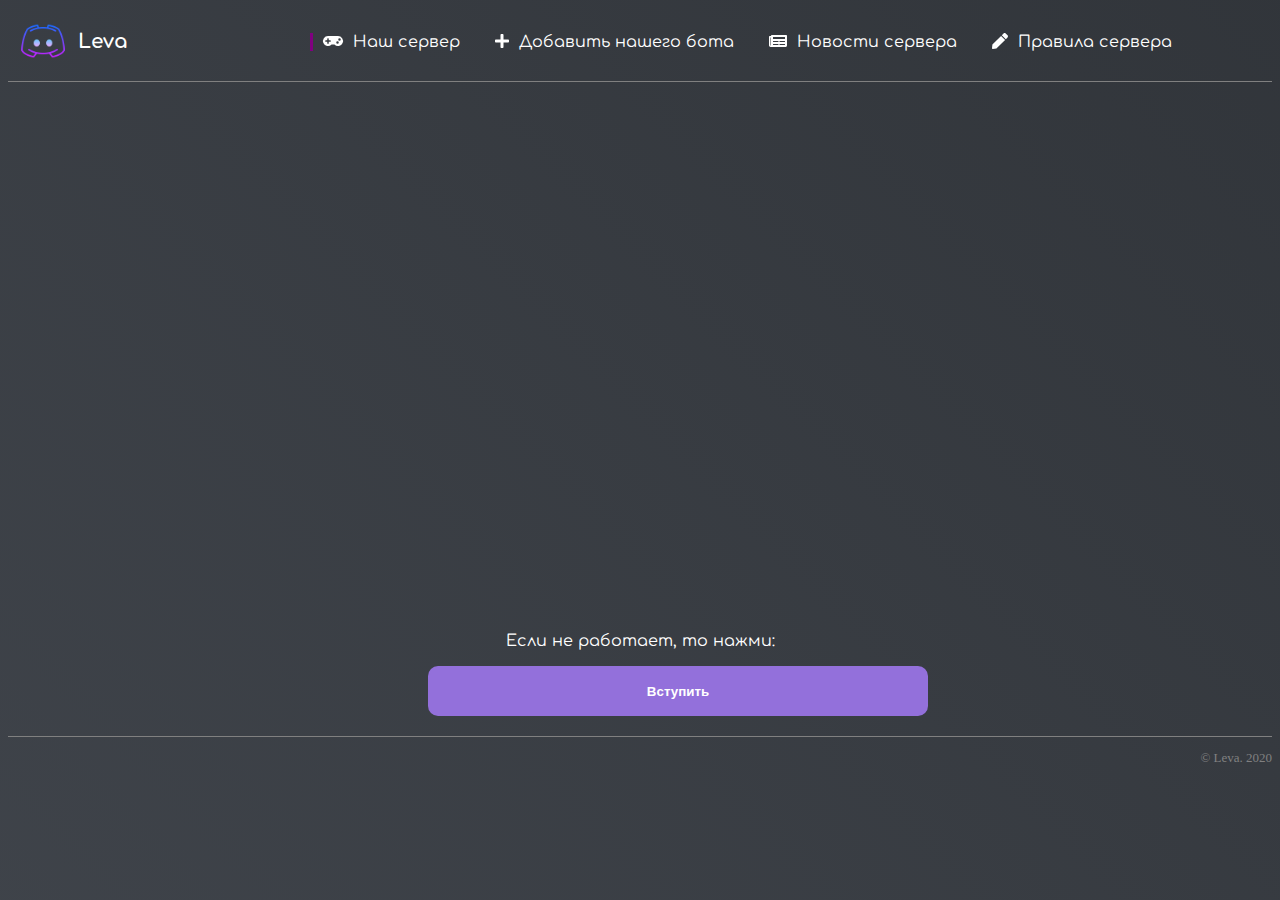
<file: index.html>
<!DOCTYPE html>
<html lang="ru">
	<head>
		<meta name="yandex-verification" content="ab53706b07147f4f">
		<meta name="description" content="Сервер в Discord 'Leva'. Заходи, мы ждём тебя!">
		<meta name="keywords" content="сервер, discord, дискорд, лева, лёва, leva">
		<link rel="icon" href="assets/img/site-logo.png">
		<link rel="stylesheet" href="assets/css/style.css">
		<link rel="stylesheet" href="assets/css/fonts.css">
		<script src="assets/js/all.js"></script>
		<script src="assets/js/jquery.js"></script>
		<meta charset="UTF-8">
		<title>Leva | Наш сервер</title>
	</head>
	<body>
		<header>
			<div class="site-header">
				<a href="index.html"><img src="assets/img/site-logo.png" alt="" width="50px" align="left" class="icon"></a>
				<div class="logo-text">Leva</div>
				<nav class="menu">
					<a href="index.html" class="link-submit"><i class="fas fa-gamepad" style="margin-right: 10px;"></i>Наш сервер</a>
					<a href="addbot.html" class="link"><i class="fas fa-plus" style="margin-right: 10px;"></i>Добавить нашего бота</a>
					<a href="news.html" class="link"><i class="fas fa-newspaper" style="margin-right: 10px;"></i>Новости сервера</a>
					<a href="rules.html" class="link"><i class="fas fa-pen" style="margin-right: 10px;"></i>Правила сервера</a>
				</nav>
			</div>
		</header>
		<div style="border-bottom: 1px solid grey; margin-top: 30px;"></div>
		<main>
			<iframe class="iframe" src="https://discordapp.com/widget?id=709789876371062887&theme=dark" width="350" height="500" allowtransparency="true" frameborder="0"></iframe>
			<p class="err">Если не работает, то нажми:</p>
			<a href="https://discord.gg/m7RvASV" target="_blank"><button class="btn">Вступить</button></a>
		</main>
		<footer>
			<div style="border-bottom: 1px solid grey; margin-top: 20px;"></div>
			<p class="copy">&copy; Leva. 2020</p>
		</footer>
		<script src="assets/js/script.js"></script>
	</body>
</html>
</file>
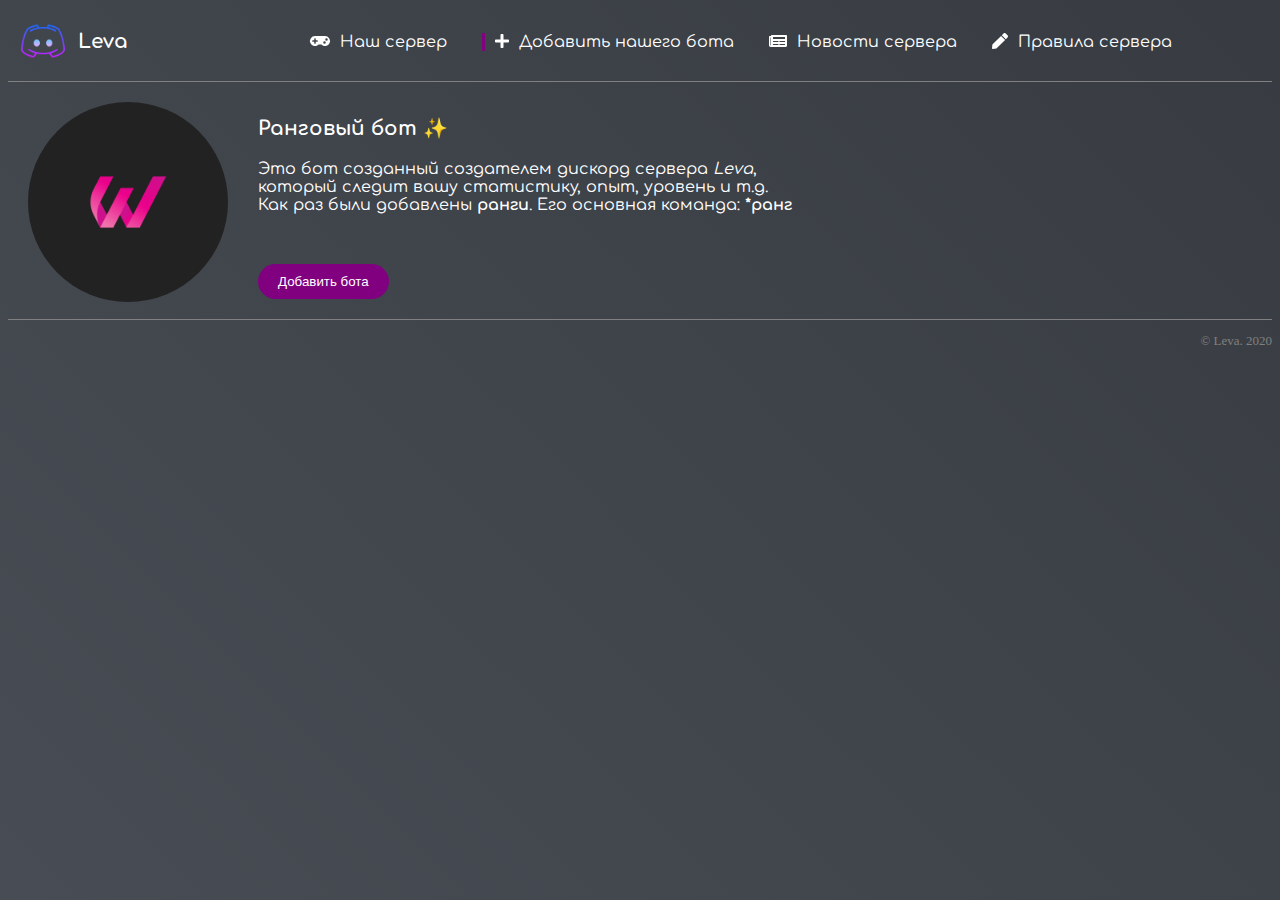
<file: addbot.html>
<!DOCTYPE html>
<html lang="ru">
	<head>
		<meta name="yandex-verification" content="ab53706b07147f4f">
		<meta name="description" content="Сервер в Discord 'Leva'. Заходи, мы ждём тебя!">
		<meta name="keywords" content="сервер, discord, дискорд, лева, лёва, leva">
		<link rel="icon" href="assets/img/site-logo.png">
		<link rel="stylesheet" href="assets/css/style.css">
		<link rel="stylesheet" href="assets/css/fonts.css">
		<script src="assets/js/script.js"></script>
		<script src="assets/js/all.js"></script>
		<script src="assets/js/jquery.js"></script>
		<meta charset="UTF-8">
		<title>Leva | Добавить бота</title>
	</head>
	<body>
		<header>
			<div class="site-header">
				<a href="index.html"><img src="assets/img/site-logo.png" alt="" width="50px" align="left" class="icon"></a>
				<div class="logo-text">Leva</div>
				<nav class="menu">
					<a href="index.html" class="link"><i class="fas fa-gamepad" style="margin-right: 10px;"></i>Наш сервер</a>
					<a href="addbot.html" class="link-submit"><i class="fas fa-plus" style="margin-right: 10px;"></i>Добавить нашего бота</a>
					<a href="news.html" class="link"><i class="fas fa-newspaper" style="margin-right: 10px;"></i>Новости сервера</a>
					<a href="rules.html" class="link"><i class="fas fa-pen" style="margin-right: 10px;"></i>Правила сервера</a>
				</nav>
			</div>
		</header>
		<div style="border-bottom: 1px solid grey; margin-top: 30px;"></div>
		<main>
			<img src="assets/img/bot.png" alt="" class="bot-avatar">
			<div class="bot">
				<div class="bot-title">Ранговый бот ✨</div>
				<div class="bot-desc">Это бот созданный создателем дискорд сервера <i>Leva</i>,<br> который следит вашу статистику, опыт, уровень и т.д.<br> Как раз были добавлены <b>ранги</b>. Его основная команда: <b>*ранг</b></div>
				<a href="https://discord.com/api/oauth2/authorize?client_id=710145901926154380&permissions=8&scope=bot" target="_blank"><button class="bot-button">Добавить бота</button></a>
			</div>
		</main>
		<footer>
			<div style="border-bottom: 1px solid grey; margin-top: 20px;"></div>
			<p class="copy">&copy; Leva. 2020</p>
		</footer>
	</body>
</html>
</file>
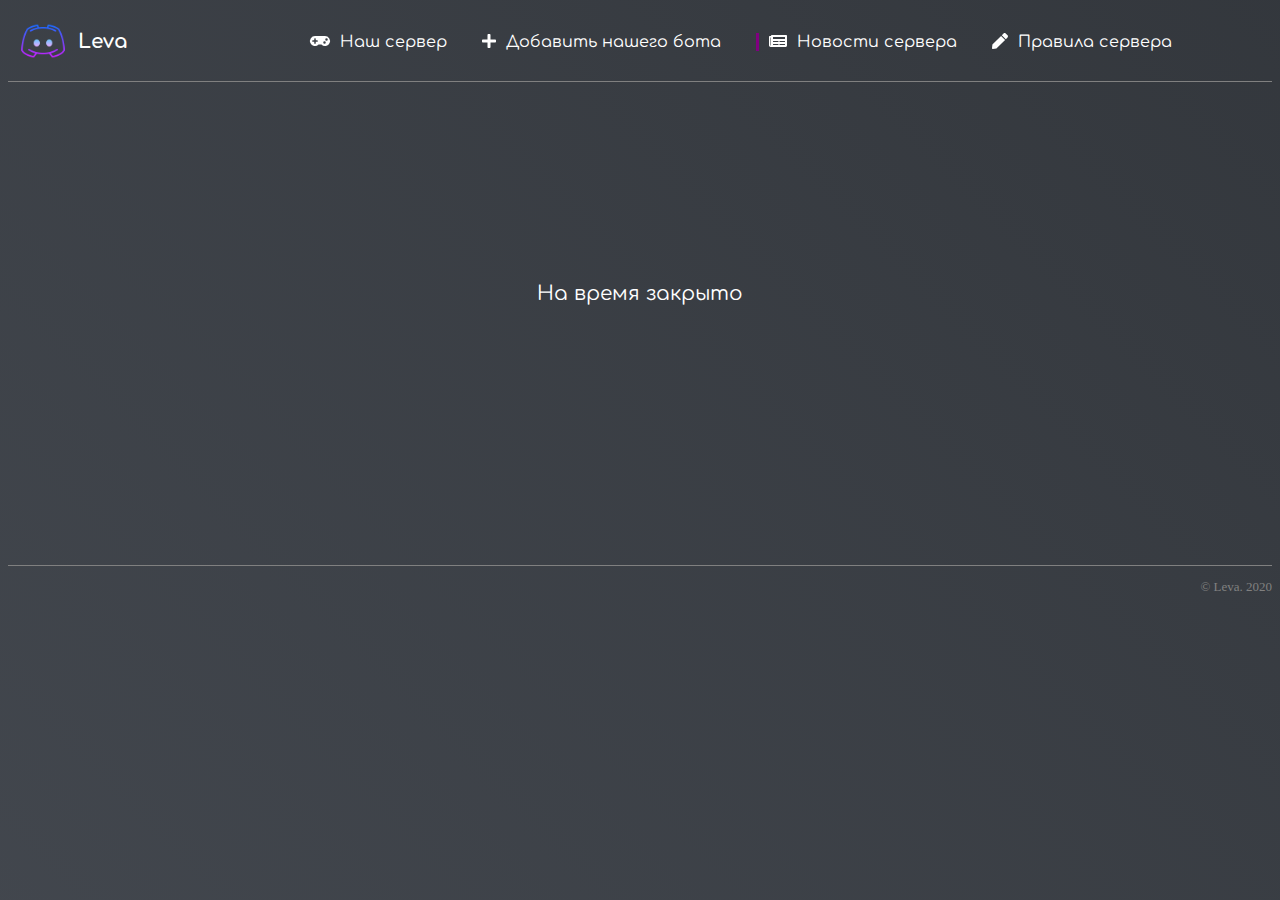
<file: news.html>
<!DOCTYPE html>
<html lang="ru">
	<head>
		<meta name="yandex-verification" content="ab53706b07147f4f">
		<meta name="description" content="Сервер в Discord 'Leva'. Заходи, мы ждём тебя!">
		<meta name="keywords" content="сервер, discord, дискорд, лева, лёва, leva">
		<link rel="icon" href="assets/img/site-logo.png">
		<link rel="stylesheet" href="assets/css/style.css">
		<link rel="stylesheet" href="assets/css/fonts.css">
		<script src="assets/js/script.js"></script>
		<script src="assets/js/all.js"></script>
		<script src="assets/js/jquery.js"></script>
		<meta charset="UTF-8">
		<title>Leva | Новости сервера</title>
	</head>
	<body>
		<header>
			<div class="site-header">
				<a href="index.html"><img src="assets/img/site-logo.png" alt="" width="50px" align="left" class="icon"></a>
				<div class="logo-text">Leva</div>
				<nav class="menu">
					<a href="index.html" class="link"><i class="fas fa-gamepad" style="margin-right: 10px;"></i>Наш сервер</a>
					<a href="addbot.html" class="link"><i class="fas fa-plus" style="margin-right: 10px;"></i>Добавить нашего бота</a>
					<a href="news.html" class="link-submit"><i class="fas fa-newspaper" style="margin-right: 10px;"></i>Новости сервера</a>
					<a href="rules.html" class="link"><i class="fas fa-pen" style="margin-right: 10px;"></i>Правила сервера</a>
				</nav>
			</div>
		</header>
		<div style="border-bottom: 1px solid grey; margin-top: 30px;"></div>
		<main class="site-main">
			<!--<div class="news-title">Новости сервера</div>
			<div class="news-podtitle">Следи за новостями в канале <span class="channel"><span class="channel-bg">#📰￤новости</span></span></div>
			<div class="news">
				<div class="vesti">
					<img src="assets/img/Снимок.PNG" alt="Новость" class="news-img">
				</div>
			</div>-->
			<div class="dev">На время закрыто</div>
		</main>
		<footer class="site-footer" style="margin-top: 260px;">
			<div style="border-bottom: 1px solid grey; margin-top: 20px;"></div>
			<p class="copy">&copy; Leva. 2020</p>
		</footer>
	</body>
</html>
</file>
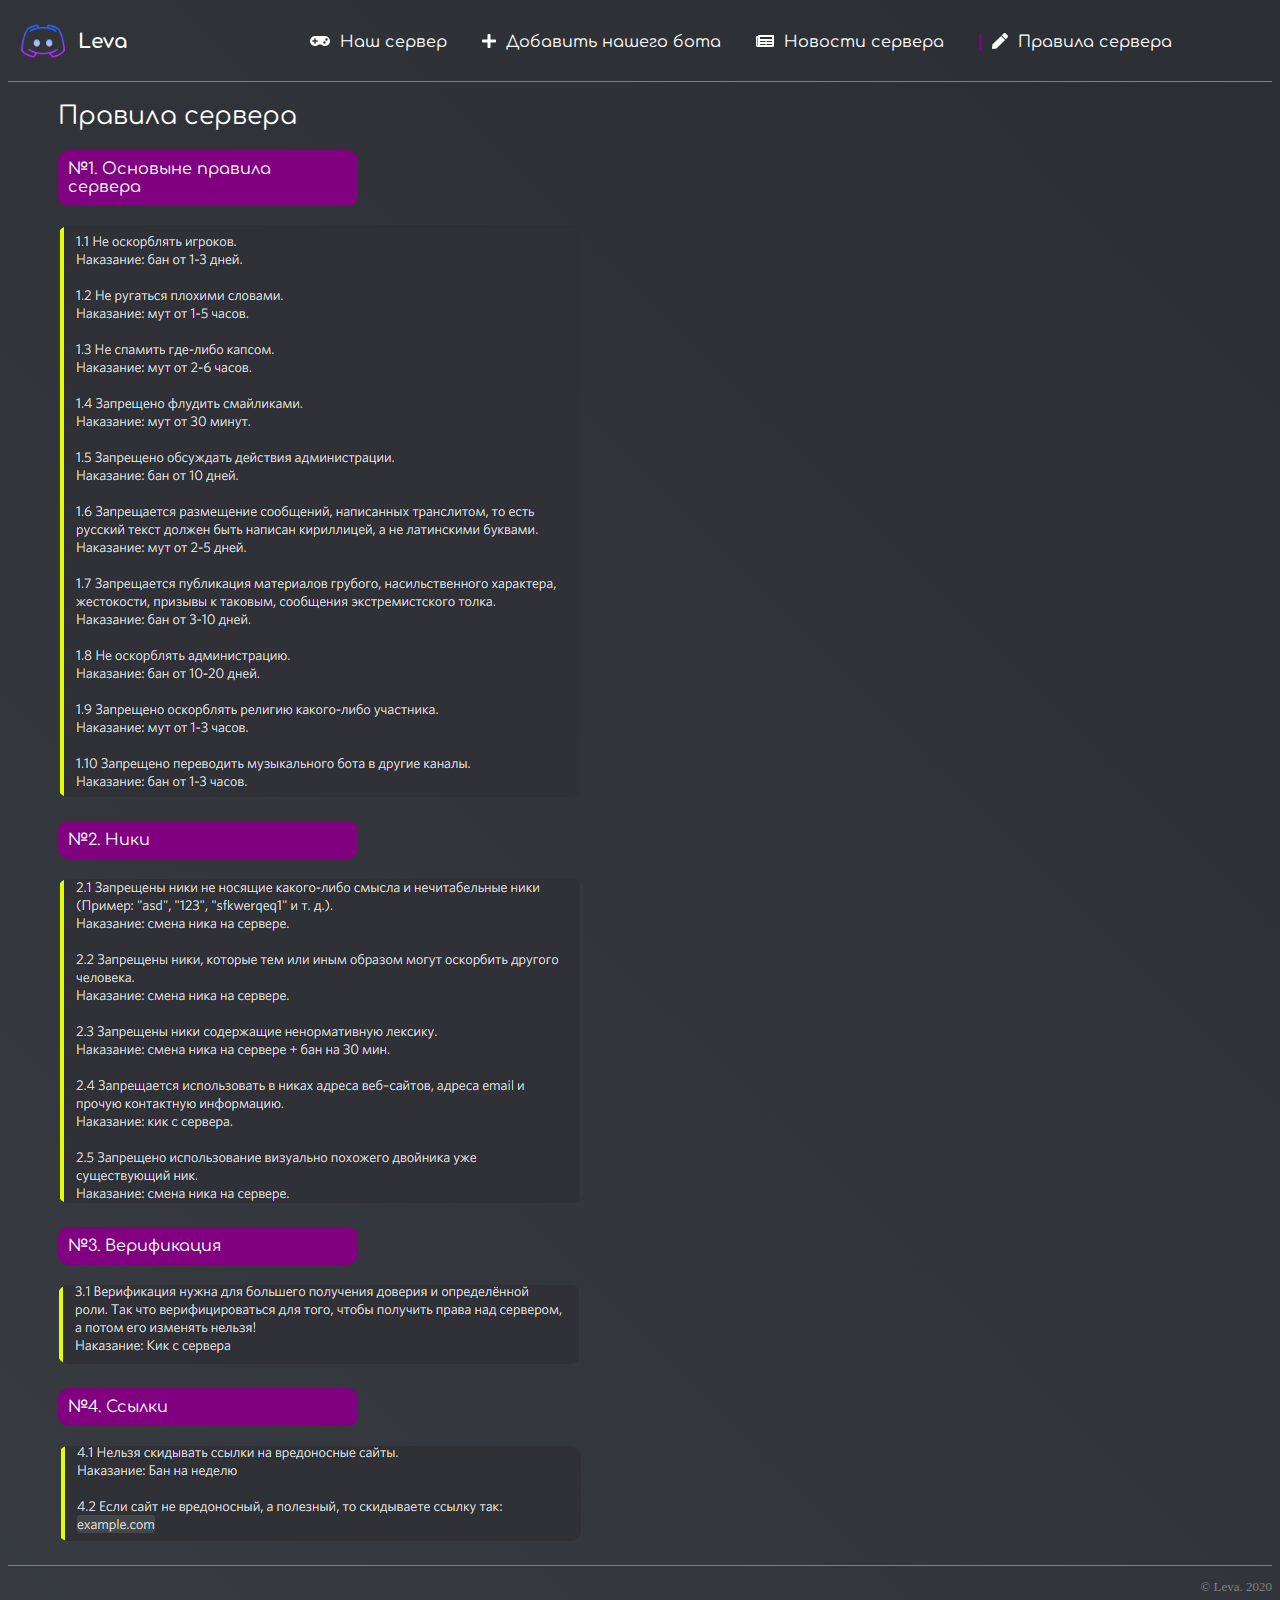
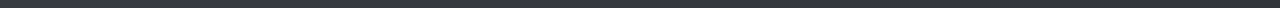
<file: rules.html>
<!DOCTYPE html>
<html lang="ru">
	<head>
		<meta name="yandex-verification" content="ab53706b07147f4f">
		<meta name="description" content="Сервер в Discord 'Leva'. Заходи, мы ждём тебя!">
		<meta name="keywords" content="сервер, discord, дискорд, лева, лёва, leva">
		<link rel="icon" href="assets/img/site-logo.png">
		<link rel="stylesheet" href="assets/css/style.css">
		<link rel="stylesheet" href="assets/css/fonts.css">
		<script src="assets/js/all.js"></script>
		<script src="assets/js/jquery.js"></script>
		<meta charset="UTF-8">
		<title>Leva | Правила сервера</title>
	</head>
	<body>
		<header>
			<div class="site-header">
				<a href="index.html"><img src="assets/img/site-logo.png" alt="" width="50px" align="left" class="icon"></a>
				<div class="logo-text">Leva</div>
				<nav class="menu">
					<a href="index.html" class="link"><i class="fas fa-gamepad" style="margin-right: 10px;"></i>Наш сервер</a>
					<a href="addbot.html" class="link"><i class="fas fa-plus" style="margin-right: 10px;"></i>Добавить нашего бота</a>
					<a href="news.html" class="link"><i class="fas fa-newspaper" style="margin-right: 10px;"></i>Новости сервера</a>
					<a href="rules.html" class="link-submit"><i class="fas fa-pen" style="margin-right: 10px;"></i>Правила сервера</a>
				</nav>
			</div>
		</header>
		<div style="border-bottom: 1px solid grey; margin-top: 30px;"></div>
		<main class="site-main">
			<div class="rules-title">Правила сервера</div>
			<div class="rule-title">№1. Основыне правила сервера</div>
			<img src="assets/img/Правила1.PNG" alt="" class="rules-img">

			<div class="rule-title">№2. Ники</div>
			<img src="assets/img/Правила2.PNG" alt="" class="rules-img">

			<div class="rule-title">№3. Верификация</div>
			<img src="assets/img/Правила3.PNG" alt="" class="rules-img">

			<div class="rule-title">№4. Ссылки</div>
			<img src="assets/img/Правила4.PNG" alt="" class="rules-img">
		</main>
		<footer class="site-footer">
			<div style="border-bottom: 1px solid grey; margin-top: 20px;"></div>
			<p class="copy">&copy; Leva. 2020</p>
		</footer>
	</body>
</html>
</file>
<file: assets/css/style.css>
body {
	font-family: 'Comfortaa', cursive;
	background: linear-gradient(45deg, #4c5159, #1a1d20);
	background-size: 400% 400%;
	animation: gradient 10s ease infinite;
}

@keyframes gradient {
	0% {
		background-position: 0 50%;
	}

	50% {
		background-position: 100% 50%;
	}

	100% {
		background-position: 0 50%;
	}
}

.logo-text {
	margin-left: 70px;
	margin-top: 30px;
	font-size: 20px;
	color: white;
	font-weight: bold;
}

.menu {
	text-align: right;
	margin-right: 100px;
	margin-top: -20px;
}

.link {
	margin-left: 30px;
	outline: none;
	color: #fff;
	text-decoration: none;
}

.link-submit {
	border-left: 3px solid purple;
	padding-left: 10px;
	margin-left: 30px;
	outline: none;
	color: #fff;
	text-decoration: none;
}

.link:hover {
	transition: 0.3s;
	border-left: 3px solid purple;
	padding-left: 10px;
}

.btn {
	outline: none;
	background-color: #9370DB;
	color: #fff;
	text-decoration: none;
	font-weight: bold;
	border: none;
	width: 500px;
	height: 50px;
	border-radius: 10px;
	margin-left: 420px;
}

.btn:hover {
	font-size: 15px;
	opacity: 0.9;
	color: black;
	background-color: white;
	transition: 0.5s;
	cursor: pointer;
	border-radius: 60px;
}

.iframe {
	margin-top: 30px;
	width: 100%;
}

.err {
	text-align: center;
	color: #fff;
}

.icon {
	margin-top: -14px;
	margin-left: 10px;
}

.copy {
	color: grey;
	font-size: 13px;
	text-align: right;
	font-family: cursive;
}

.dev {
	color: #fff;
	text-align: center;
	margin-top: 200px;
	font-size: 20px;
}

.news-title {
	color: #fff;
	font-size: 25px;
	margin: 20px 0 0 50px;
}

.news-podtitle {
	border-top: 3px solid #fff;
	padding-top: 15px;
	width: 460px;
	color: #fff;
	font-size: 18px;
	margin: 10px 0 0 50px;
}

.channel {
	font-size: 15px;
}

.channel-bg {
	padding: 8px;
	border-radius: 10px;
	background-color: purple;
}

.channel-bg:hover {
	background-color: #fff;
	color: black;
	transition: 0.4s;
	cursor: pointer;
}

.news {
	margin-left: 50px;
	margin-top: 50px;
	color: #fff;
}

.vesti {
	margin-top: 20px;
}

.news-img {
	width: 450px;
	border-radius: 3px;
}

.rules-img {
	margin-left: 50px;
	margin-top: 20px;
	border-radius: 10px;
}

.rule-title {
	margin-top: 20px;
	margin-left: 50px;
	color: #fff;
	background-color: purple;
	width: 280px;
	padding: 10px;
	border-radius: 10px;
}

.rules-title {
	color: #fff;
	font-size: 25px;
	margin: 20px 0 0 50px;
}

.bot-avatar {
	padding: 20px;
	width: 200px;
	border-radius: 150px;
}

.bot-title {
	margin-left: 250px;
	margin-top: -210px;
	font-size: 20px;
	color: #fff;
	font-weight: bolder; 
}

.bot-desc {
	padding-left: 250px;
	padding-top: 20px;
	color: #fff;
}

.bot-button {
	margin-left: 250px;
	margin-top: 50px;
	outline: none;
	background-color: purple;
	border: none;
	padding: 10px 20px;
	border-radius: 20px;
	color: #fff;
}

.bot-button:hover {
	cursor: pointer;
	background-color: #fff;
	color: black;
	transition: 0.5s;
}
</file>
<file: assets/css/fonts.css>
/* Comfortaa */
@import url('https://fonts.googleapis.com/css2?family=Comfortaa:wght@300;700&display=swap');
</file>
